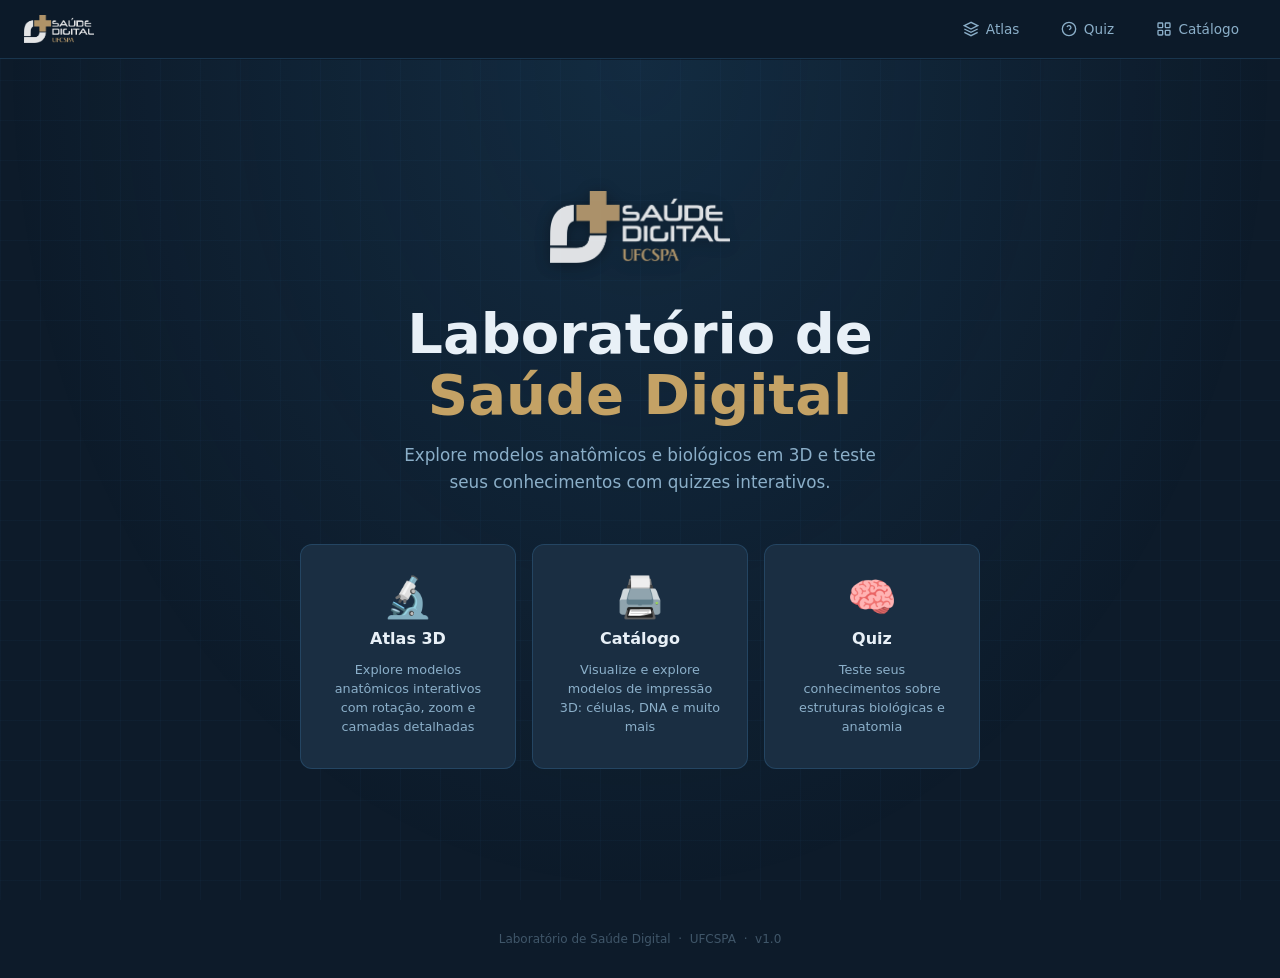
<file: index.html>
<!DOCTYPE html>
<html lang="pt-BR">
<head>
  <meta charset="UTF-8">
  <meta name="viewport" content="width=device-width, initial-scale=1.0">
  <title>LabSD · Laboratório de Saúde Digital · UFCSPA</title>
  <link rel="stylesheet" href="styles/style.css">
  <style>
    .fundo-grade {
      position: fixed;
      inset: 0;
      background-image:
        linear-gradient(rgba(74,158,222,0.04) 1px, transparent 1px),
        linear-gradient(90deg, rgba(74,158,222,0.04) 1px, transparent 1px);
      background-size: 40px 40px;
      pointer-events: none;
      z-index: 0;
    }
    .hero { position: relative; z-index: 1; }
    .tag-beta {
      display: inline-block;
      padding: 0.2rem 0.6rem;
      background: rgba(196,162,101,0.15);
      border: 1px solid rgba(196,162,101,0.3);
      border-radius: 20px;
      font-size: 0.7rem;
      font-weight: 700;
      color: #c4a265;
      text-transform: uppercase;
      letter-spacing: 0.1em;
      margin-bottom: 1.5rem;
    }
    .rodape {
      text-align: center;
      padding: 2rem;
      font-size: 0.75rem;
      color: rgba(139,175,201,0.4);
    }
    .logo-instituicao {
      display: flex;
      justify-content: center;
      margin-bottom: 2.5rem;
    }
    .logo-instituicao img {
      height: 72px;
      width: auto;
      opacity: 0.88;
      filter: drop-shadow(0 2px 8px rgba(0,0,0,0.4));
    }
    .hero-titulo .acento {
      color: #c4a265;
    }
  </style>
</head>
<body>

<div class="fundo-grade"></div>

<nav class="nav-bar">
  <a href="index.html" class="nav-logo">
    <img src="logo_saude_digital.png" alt="LabSD" style="height:28px;width:auto;opacity:.9">
  </a>
  <div class="nav-links">
    <a href="estudo.html" class="nav-btn">
      <svg viewBox="0 0 24 24" fill="none" stroke="currentColor" stroke-width="2"><path d="M12 2L2 7l10 5 10-5-10-5z"/><path d="M2 17l10 5 10-5"/><path d="M2 12l10 5 10-5"/></svg>
      <span>Atlas</span>
    </a>
    <a href="quiz.html" class="nav-btn">
      <svg viewBox="0 0 24 24" fill="none" stroke="currentColor" stroke-width="2"><circle cx="12" cy="12" r="10"/><path d="M9.09 9a3 3 0 0 1 5.83 1c0 2-3 3-3 3"/><line x1="12" y1="17" x2="12.01" y2="17"/></svg>
      <span>Quiz</span>
    </a>
    <a href="catalogo.html" class="nav-btn">
      <svg viewBox="0 0 24 24" fill="none" stroke="currentColor" stroke-width="2"><rect x="3" y="3" width="7" height="7" rx="1"/><rect x="14" y="3" width="7" height="7" rx="1"/><rect x="3" y="14" width="7" height="7" rx="1"/><rect x="14" y="14" width="7" height="7" rx="1"/></svg>
      <span>Catálogo</span>
    </a>
  </div>
</nav>

<main class="pagina">
  <section class="hero">
    <div class="logo-instituicao">
      <img src="logo_saude_digital.png" alt="Laboratório de Saúde Digital UFCSPA">
    </div>
    <h1 class="hero-titulo">
      Laboratório de<br><span class="acento">Saúde Digital</span>
    </h1>
    <p class="hero-subtitulo">
      Explore modelos anatômicos e biológicos em 3D
      e teste seus conhecimentos com quizzes interativos.
    </p>

    <div class="hero-modos">
      <a href="estudo.html" class="modo-card">
        <span class="modo-icone">🔬</span>
        <span class="modo-titulo">Atlas 3D</span>
        <span class="modo-descricao">Explore modelos anatômicos interativos com rotação, zoom e camadas detalhadas</span>
      </a>
      <a href="catalogo.html" class="modo-card">
        <span class="modo-icone">🖨️</span>
        <span class="modo-titulo">Catálogo</span>
        <span class="modo-descricao">Visualize e explore modelos de impressão 3D: células, DNA e muito mais</span>
      </a>
      <a href="quiz.html" class="modo-card">
        <span class="modo-icone">🧠</span>
        <span class="modo-titulo">Quiz</span>
        <span class="modo-descricao">Teste seus conhecimentos sobre estruturas biológicas e anatomia</span>
      </a>
    </div>
  </section>

  <footer class="rodape">
    Laboratório de Saúde Digital &nbsp;·&nbsp; UFCSPA &nbsp;·&nbsp; v1.0
  </footer>
</main>

</body>
</html>
</file>
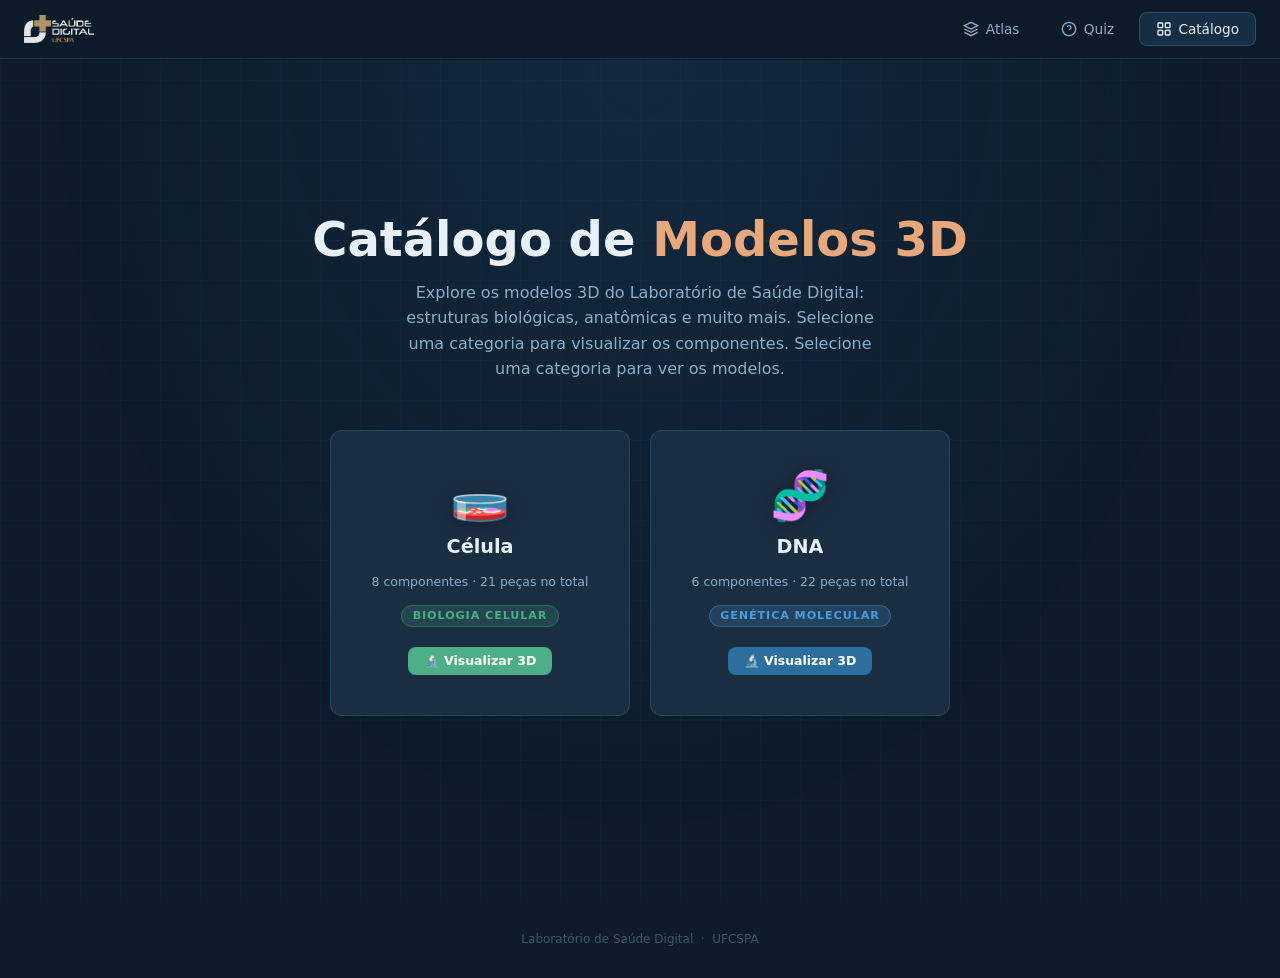
<file: catalogo.html>
<!DOCTYPE html>
<html lang="pt-BR">
<head>
  <meta charset="UTF-8">
  <meta name="viewport" content="width=device-width, initial-scale=1.0">
  <title>Catálogo 3D · Laboratório de Saúde Digital</title>
  <link rel="stylesheet" href="styles/style.css">
  <style>
    .fundo-grade {
      position: fixed;
      inset: 0;
      background-image:
        linear-gradient(rgba(74,158,222,0.04) 1px, transparent 1px),
        linear-gradient(90deg, rgba(74,158,222,0.04) 1px, transparent 1px);
      background-size: 40px 40px;
      pointer-events: none;
      z-index: 0;
    }

    .conteudo { position: relative; z-index: 1; }

    /* ── Seleção principal ── */
    .secao-selecao {
      display: flex;
      flex-direction: column;
      align-items: center;
      justify-content: center;
      min-height: calc(100vh - 60px);
      text-align: center;
      padding: 2rem 1rem 4rem;
      background: radial-gradient(ellipse at 50% 0%, rgba(44,110,158,0.18) 0%, transparent 65%);
    }

    .secao-titulo {
      font-size: clamp(1.8rem, 5vw, 3rem);
      font-weight: 800;
      line-height: 1.15;
      margin-bottom: 0.75rem;
    }

    .secao-titulo .acento { color: var(--cor-acento); }

    .secao-subtitulo {
      font-size: 1rem;
      color: var(--cor-texto-suave);
      max-width: 480px;
      line-height: 1.6;
      margin-bottom: 3rem;
    }

    .categorias-grid {
      display: grid;
      grid-template-columns: repeat(auto-fit, minmax(240px, 1fr));
      gap: 1.25rem;
      width: 100%;
      max-width: 620px;
    }

    .categoria-card {
      display: flex;
      flex-direction: column;
      align-items: center;
      gap: 1rem;
      padding: 2.5rem 2rem;
      background: var(--cor-fundo-card);
      border: 1px solid rgba(74, 158, 222, 0.2);
      border-radius: var(--raio);
      cursor: pointer;
      color: var(--cor-texto);
      transition: all 0.25s;
      position: relative;
      overflow: hidden;
    }

    .categoria-card::before {
      content: '';
      position: absolute;
      inset: 0;
      opacity: 0;
      transition: opacity 0.25s;
      border-radius: var(--raio);
    }

    .categoria-card.celula::before  { background: radial-gradient(ellipse at 50% 0%, rgba(76,175,135,0.12) 0%, transparent 70%); }
    .categoria-card.dna::before     { background: radial-gradient(ellipse at 50% 0%, rgba(74,158,222,0.12) 0%, transparent 70%); }

    .categoria-card:hover {
      transform: translateY(-5px);
      box-shadow: 0 10px 28px rgba(0,0,0,0.35);
    }

    .categoria-card.celula:hover  { border-color: #4caf87; }
    .categoria-card.dna:hover     { border-color: var(--cor-secundaria); }

    .categoria-card:hover::before { opacity: 1; }

    .categoria-icone {
      font-size: 3rem;
      line-height: 1;
      filter: drop-shadow(0 2px 8px rgba(0,0,0,0.4));
    }

    .categoria-nome {
      font-size: 1.2rem;
      font-weight: 700;
    }

    .categoria-contagem {
      font-size: 0.78rem;
      color: var(--cor-texto-suave);
    }

    .categoria-badge {
      display: inline-flex;
      align-items: center;
      gap: 0.3rem;
      padding: 0.22rem 0.65rem;
      border-radius: 20px;
      font-size: 0.7rem;
      font-weight: 700;
      text-transform: uppercase;
      letter-spacing: 0.08em;
    }

    .badge-celula { background: rgba(76,175,135,0.18); color: #4caf87; border: 1px solid rgba(76,175,135,0.3); }
    .badge-dna    { background: rgba(74,158,222,0.18); color: var(--cor-secundaria); border: 1px solid rgba(74,158,222,0.3); }

    /* ── Painel lateral de componentes ── */
    .painel-overlay {
      display: none;
      position: fixed;
      inset: 0;
      z-index: 800;
    }

    .painel-overlay.aberto { display: flex; }

    .painel-backdrop {
      position: absolute;
      inset: 0;
      background: rgba(0,0,0,0.55);
      backdrop-filter: blur(4px);
    }

    .painel-lateral {
      position: absolute;
      top: 0;
      right: 0;
      width: min(480px, 100vw);
      height: 100%;
      background: #0f2236;
      border-left: 1px solid rgba(74,158,222,0.2);
      display: flex;
      flex-direction: column;
      transform: translateX(100%);
      transition: transform 0.32s cubic-bezier(0.22, 1, 0.36, 1);
      overflow: hidden;
    }

    .painel-overlay.aberto .painel-lateral { transform: translateX(0); }

    .painel-cabecalho {
      display: flex;
      align-items: center;
      justify-content: space-between;
      padding: 1.25rem 1.5rem;
      border-bottom: 1px solid rgba(74,158,222,0.15);
      flex-shrink: 0;
    }

    .painel-cabecalho-titulo {
      display: flex;
      align-items: center;
      gap: 0.75rem;
    }

    .painel-icone { font-size: 1.6rem; }

    .painel-nome {
      font-size: 1.1rem;
      font-weight: 700;
    }

    .painel-fechar {
      background: none;
      border: none;
      color: var(--cor-texto-suave);
      cursor: pointer;
      font-size: 1.3rem;
      padding: 0.25rem;
      line-height: 1;
      transition: color 0.15s;
    }

    .painel-fechar:hover { color: var(--cor-texto); }

    .painel-instrucao {
      padding: 0.75rem 1.5rem;
      font-size: 0.82rem;
      color: var(--cor-texto-suave);
      border-bottom: 1px solid rgba(74,158,222,0.1);
      flex-shrink: 0;
    }

    .painel-lista {
      flex: 1;
      overflow-y: auto;
      padding: 1rem 1.5rem;
      display: flex;
      flex-direction: column;
      gap: 0.5rem;
    }

    .componente-item {
      display: flex;
      align-items: center;
      gap: 0.9rem;
      padding: 0.85rem 1rem;
      background: rgba(255,255,255,0.03);
      border: 1px solid rgba(74,158,222,0.12);
      border-radius: 10px;
      cursor: pointer;
      color: var(--cor-texto);
      transition: all 0.18s;
    }

    .componente-item:hover {
      background: rgba(74,158,222,0.08);
      border-color: rgba(74,158,222,0.35);
      transform: translateX(-3px);
    }

    .componente-item.celula:hover  { border-color: rgba(76,175,135,0.4); background: rgba(76,175,135,0.07); }
    .componente-item.dna:hover     { border-color: rgba(74,158,222,0.4); }

    .componente-cor {
      width: 12px;
      height: 12px;
      border-radius: 50%;
      flex-shrink: 0;
    }

    .componente-info {
      flex: 1;
      min-width: 0;
    }

    .componente-nome {
      font-size: 0.9rem;
      font-weight: 600;
      white-space: nowrap;
      overflow: hidden;
      text-overflow: ellipsis;
    }

    .componente-detalhe {
      font-size: 0.75rem;
      color: var(--cor-texto-suave);
      margin-top: 0.15rem;
    }

    .componente-qtd {
      font-size: 0.72rem;
      padding: 0.2rem 0.55rem;
      border-radius: 20px;
      font-weight: 600;
      flex-shrink: 0;
    }

    .qtd-celula { background: rgba(76,175,135,0.15); color: #4caf87; }
    .qtd-dna    { background: rgba(74,158,222,0.15); color: var(--cor-secundaria); }

    .seta-item {
      color: var(--cor-texto-suave);
      font-size: 0.9rem;
      flex-shrink: 0;
    }

    /* Modal de visualização de componente */
    .modal-overlay {
      display: none;
      position: fixed;
      inset: 0;
      z-index: 900;
      align-items: center;
      justify-content: center;
      padding: 1rem;
    }

    .modal-overlay.aberto { display: flex; }

    .modal-backdrop {
      position: absolute;
      inset: 0;
      background: rgba(0,0,0,0.7);
      backdrop-filter: blur(6px);
    }

    .modal-card {
      position: relative;
      z-index: 1;
      background: #112233;
      border: 1px solid rgba(74,158,222,0.25);
      border-radius: 16px;
      padding: 2rem;
      max-width: 440px;
      width: 100%;
      box-shadow: 0 20px 60px rgba(0,0,0,0.5);
      animation: entrar 0.28s cubic-bezier(0.34,1.56,0.64,1);
    }

    @keyframes entrar {
      from { opacity: 0; transform: scale(0.92) translateY(10px); }
      to   { opacity: 1; transform: scale(1)    translateY(0); }
    }

    .modal-fechar {
      position: absolute;
      top: 1rem;
      right: 1rem;
      background: none;
      border: none;
      color: var(--cor-texto-suave);
      cursor: pointer;
      font-size: 1.2rem;
      padding: 0.25rem;
      transition: color 0.15s;
    }

    .modal-fechar:hover { color: var(--cor-texto); }

    .modal-icone {
      font-size: 3rem;
      margin-bottom: 1rem;
      display: block;
    }

    .modal-titulo {
      font-size: 1.3rem;
      font-weight: 700;
      margin-bottom: 0.4rem;
      color: var(--cor-acento);
    }

    .modal-categoria {
      font-size: 0.78rem;
      color: var(--cor-texto-suave);
      margin-bottom: 1.25rem;
      text-transform: uppercase;
      letter-spacing: 0.08em;
    }

    .modal-descricao {
      font-size: 0.9rem;
      line-height: 1.65;
      color: var(--cor-texto-suave);
      margin-bottom: 1.5rem;
    }

    .modal-meta {
      display: flex;
      gap: 0.75rem;
      flex-wrap: wrap;
      margin-bottom: 1.75rem;
    }

    .modal-meta-item {
      display: flex;
      align-items: center;
      gap: 0.4rem;
      padding: 0.3rem 0.75rem;
      background: rgba(255,255,255,0.04);
      border: 1px solid rgba(255,255,255,0.08);
      border-radius: 20px;
      font-size: 0.78rem;
      color: var(--cor-texto-suave);
    }

    .modal-acoes {
      display: flex;
      gap: 0.75rem;
    }

    .modal-acoes .btn { flex: 1; justify-content: center; }

    .rodape {
      text-align: center;
      padding: 2rem;
      font-size: 0.75rem;
      color: rgba(139,175,201,0.4);
      position: relative;
      z-index: 1;
    }
  </style>
</head>
<body>

<div class="fundo-grade"></div>

<nav class="nav-bar">
  <a href="index.html" class="nav-logo"><img src="logo_saude_digital.png" alt="LabSD" style="height:28px;width:auto;opacity:.9"></a>
  <div class="nav-links">
    <a href="estudo.html" class="nav-btn">
      <svg viewBox="0 0 24 24" fill="none" stroke="currentColor" stroke-width="2"><path d="M12 2L2 7l10 5 10-5-10-5z"/><path d="M2 17l10 5 10-5"/><path d="M2 12l10 5 10-5"/></svg>
      <span>Atlas</span>
    </a>
    <a href="quiz.html" class="nav-btn">
      <svg viewBox="0 0 24 24" fill="none" stroke="currentColor" stroke-width="2"><circle cx="12" cy="12" r="10"/><path d="M9.09 9a3 3 0 0 1 5.83 1c0 2-3 3-3 3"/><line x1="12" y1="17" x2="12.01" y2="17"/></svg>
      <span>Quiz</span>
    </a>
    <a href="catalogo.html" class="nav-btn ativo">
      <svg viewBox="0 0 24 24" fill="none" stroke="currentColor" stroke-width="2"><rect x="3" y="3" width="7" height="7" rx="1"/><rect x="14" y="3" width="7" height="7" rx="1"/><rect x="3" y="14" width="7" height="7" rx="1"/><rect x="14" y="14" width="7" height="7" rx="1"/></svg>
      <span>Catálogo</span>
    </a>
  </div>
</nav>

<main class="pagina conteudo">
  <section class="secao-selecao">
    <h1 class="secao-titulo">
      Catálogo de <span class="acento">Modelos 3D</span>
    </h1>
    <p class="secao-subtitulo">
      Explore os modelos 3D do Laboratório de Saúde Digital: estruturas biológicas, anatômicas e muito mais. Selecione uma categoria para visualizar os componentes.
      Selecione uma categoria para ver os modelos.
    </p>

    <div class="categorias-grid">
      <div class="categoria-card celula" onclick="abrirPainel('celula')">
        <span class="categoria-icone">🧫</span>
        <span class="categoria-nome">Célula</span>
        <span class="categoria-contagem">8 componentes · 21 peças no total</span>
        <span class="categoria-badge badge-celula">Biologia Celular</span>
        <a href="visor3d.html?modelo=celula" class="btn btn-sucesso" style="font-size:0.78rem;padding:0.4rem 1rem;margin-top:0.25rem" onclick="event.stopPropagation()">🔬 Visualizar 3D</a>
      </div>

      <div class="categoria-card dna" onclick="abrirPainel('dna')">
        <span class="categoria-icone">🧬</span>
        <span class="categoria-nome">DNA</span>
        <span class="categoria-contagem">6 componentes · 22 peças no total</span>
        <span class="categoria-badge badge-dna">Genética Molecular</span>
        <a href="visor3d.html?modelo=dna" class="btn btn-primario" style="font-size:0.78rem;padding:0.4rem 1rem;margin-top:0.25rem" onclick="event.stopPropagation()">🔬 Visualizar 3D</a>
      </div>
    </div>
  </section>

  <footer class="rodape">
    Laboratório de Saúde Digital &nbsp;·&nbsp; UFCSPA
  </footer>
</main>

<!-- ── Painel lateral ── -->
<div id="painel-overlay" class="painel-overlay" role="dialog" aria-modal="true">
  <div class="painel-backdrop" onclick="fecharPainel()"></div>
  <aside class="painel-lateral">
    <header class="painel-cabecalho">
      <div class="painel-cabecalho-titulo">
        <span id="painel-icone" class="painel-icone"></span>
        <span id="painel-nome" class="painel-nome"></span>
      </div>
      <button class="painel-fechar" onclick="fecharPainel()" aria-label="Fechar">✕</button>
    </header>
    <div class="painel-instrucao">Clique em um componente para ver os detalhes e quantidade de peças.</div>
    <div id="painel-lista" class="painel-lista"></div>
  </aside>
</div>

<!-- ── Modal de detalhes ── -->
<div id="modal-overlay" class="modal-overlay" role="dialog" aria-modal="true">
  <div class="modal-backdrop" onclick="fecharModal()"></div>
  <div class="modal-card">
    <button class="modal-fechar" onclick="fecharModal()" aria-label="Fechar">✕</button>
    <span id="modal-icone" class="modal-icone"></span>
    <div id="modal-titulo" class="modal-titulo"></div>
    <div id="modal-categoria" class="modal-categoria"></div>
    <p id="modal-descricao" class="modal-descricao"></p>
    <div id="modal-meta" class="modal-meta"></div>
    <div class="modal-acoes">
      <button class="btn btn-secundario" onclick="fecharModal()">← Voltar</button>
      <a id="modal-btn-3d" class="btn btn-primario" href="#" style="display:none">🔬 Ver 3D</a>
    </div>
  </div>
</div>

<script>
  const DADOS = {
    celula: {
      nome: 'Célula',
      icone: '🧫',
      categoria: 'Biologia Celular',
      componentes: [
        {
          id: 'mitocondria',
          nome: 'Mitocôndria',
          icone: '⚡',
          cor: '#e8a87c',
          pecas: 6,
          arquivos: 1,
          descricao: 'Organela responsável pela produção de energia (ATP) através da respiração celular. Conhecida como a "usina de força" da célula, possui membrana dupla e seu próprio DNA.'
        },
        {
          id: 'reticulo-rugoso',
          nome: 'Retículo Endoplasmático Rugoso',
          icone: '🔩',
          cor: '#b8cce4',
          pecas: 3,
          arquivos: 3,
          descricao: 'Rede de membranas revestida por ribossomos. Responsável pela síntese, dobramento e transporte de proteínas destinadas à secreção ou à membrana celular.'
        },
        {
          id: 'reticulo-liso',
          nome: 'Retículo Endoplasmático Liso',
          icone: '🌀',
          cor: '#a8d8a8',
          pecas: 6,
          arquivos: 5,
          descricao: 'Rede de membranas sem ribossomos, envolvida na síntese de lipídios, metabolismo de carboidratos e desintoxicação de substâncias nocivas.'
        },
        {
          id: 'golgi',
          nome: 'Complexo de Golgi',
          icone: '📦',
          cor: '#f4b8c1',
          pecas: 2,
          arquivos: 6,
          descricao: 'Organela de processamento e distribuição celular. Modifica, classifica e empacota proteínas e lipídios vindos do retículo endoplasmático para envio a seus destinos.'
        },
        {
          id: 'lisossomo',
          nome: 'Lisossomo',
          icone: '🗑️',
          cor: '#d4a5a5',
          pecas: 2,
          arquivos: 3,
          descricao: 'Organela digestiva que contém enzimas hidrolíticas. Responsável pela degradação de materiais intracelulares e extração de nutrientes de substâncias ingeridas pela célula.'
        },
        {
          id: 'nucleo',
          nome: 'Núcleo Celular',
          icone: '🫧',
          cor: '#c4a882',
          pecas: 1,
          arquivos: 1,
          descricao: 'Centro de controle da célula. Contém o DNA (material genético) organizado em cromossomos, e coordena o crescimento, metabolismo e reprodução celular.'
        },
        {
          id: 'citoplasma-inferior',
          nome: 'Citoplasma Inferior',
          icone: '🧊',
          cor: '#8bafc9',
          pecas: 1,
          arquivos: 1,
          descricao: 'Metade inferior da estrutura do citoplasma. Meio aquoso que preenche o interior da célula e serve de suporte para as organelas e reações bioquímicas.'
        },
        {
          id: 'citoplasma-lateral',
          nome: 'Citoplasma Lateral',
          icone: '🧊',
          cor: '#7fa0b8',
          pecas: 1,
          arquivos: 1,
          descricao: 'Seção lateral da estrutura do citoplasma. Parte do meio intracelular que circunda as organelas e facilita o transporte de moléculas pelo interior da célula.'
        }
      ]
    },
    dna: {
      nome: 'DNA',
      icone: '🧬',
      categoria: 'Genética Molecular',
      componentes: [
        {
          id: 'alfa-helice-1',
          nome: 'Alfa-hélice 1',
          icone: '🔄',
          cor: '#4a9ede',
          pecas: 1,
          arquivos: 1,
          descricao: 'Primeira parte da estrutura de dupla-hélice do DNA. Representa a torção característica da molécula de DNA, essencial para a compactação do material genético no núcleo.'
        },
        {
          id: 'alfa-helice-2',
          nome: 'Alfa-hélice 2',
          icone: '🔄',
          cor: '#2c6e9e',
          pecas: 1,
          arquivos: 1,
          descricao: 'Segunda parte da estrutura de dupla-hélice do DNA. Complementa a hélice 1 formando a estrutura completa da molécula de DNA com suas duas fitas antiparalelas.'
        },
        {
          id: 'adenina',
          nome: 'Adenina (A)',
          icone: '🔵',
          cor: '#4caf87',
          pecas: 5,
          arquivos: 5,
          descricao: 'Base nitrogenada púrica do DNA. A Adenina sempre se pareia com a Timina (A-T) através de duas pontes de hidrogênio, sendo fundamental para a estrutura e replicação do DNA.'
        },
        {
          id: 'citosina',
          nome: 'Citosina (C)',
          icone: '🟡',
          cor: '#f0c040',
          pecas: 5,
          arquivos: 5,
          descricao: 'Base nitrogenada pirimídica do DNA. A Citosina se pareia com a Guanina (C-G) através de três pontes de hidrogênio, conferindo maior estabilidade à molécula de DNA.'
        },
        {
          id: 'guanina',
          nome: 'Guanina (G)',
          icone: '🟠',
          cor: '#e8a87c',
          pecas: 5,
          arquivos: 5,
          descricao: 'Base nitrogenada púrica do DNA. A Guanina se pareia com a Citosina (G-C) com três pontes de hidrogênio. Par G-C é o mais estável da dupla-hélice.'
        },
        {
          id: 'timina',
          nome: 'Timina (T)',
          icone: '🔴',
          cor: '#e05252',
          pecas: 5,
          arquivos: 5,
          descricao: 'Base nitrogenada pirimídica exclusiva do DNA (no RNA é substituída pelo Uracil). A Timina se pareia com a Adenina (T-A) através de duas pontes de hidrogênio.'
        }
      ]
    }
  };

  // Mapeamento id-catálogo → id-visor
  const ID_VISOR = {
    celula: {
      'mitocondria':        'mito',
      'reticulo-rugoso':    'ret-rug',
      'reticulo-liso':      'ret-lis',
      'golgi':              'golgi',
      'lisossomo':          'liso',
      'nucleo':             'nucleo',
      'citoplasma-inferior':'citoplasma',
      'citoplasma-lateral': 'citoplasma',
      'membrana':           'membrana',
    },
    dna: {
      'alfa-helice-1': 'helice1',
      'alfa-helice-2': 'helice2',
      'adenina':       'adenina',
      'citosina':      'citosina',
      'guanina':       'guanina',
      'timina':        'timina',
    }
  };

  function visorUrl(categoria, compId) {
    const iso = (ID_VISOR[categoria] ?? {})[compId] ?? compId;
    return `visor3d.html?modelo=${categoria}&iso=${iso}`;
  }

  let categoriaAtual = null;

  function abrirPainel(categoria) {
    categoriaAtual = categoria;
    const dados = DADOS[categoria];
    const overlay = document.getElementById('painel-overlay');
    const lista   = document.getElementById('painel-lista');

    document.getElementById('painel-icone').textContent = dados.icone;
    document.getElementById('painel-nome').textContent  = dados.nome;

    lista.innerHTML = '';
    dados.componentes.forEach(comp => {
      const item = document.createElement('div');
      item.className = `componente-item ${categoria}`;
      item.onclick = () => { window.location.href = visorUrl(categoria, comp.id); };
      item.innerHTML = `
        <span class="componente-cor" style="background:${comp.cor}"></span>
        <div class="componente-info">
          <div class="componente-nome">${comp.icone} ${comp.nome}</div>
          <div class="componente-detalhe">${comp.arquivos} arquivo${comp.arquivos > 1 ? 's' : ''} STL</div>
        </div>
        <span class="componente-qtd qtd-${categoria}">${comp.pecas} pç</span>
        <span class="seta-item">›</span>
      `;
      lista.appendChild(item);
    });

    overlay.classList.add('aberto');
    document.body.style.overflow = 'hidden';
  }

  function fecharPainel() {
    document.getElementById('painel-overlay').classList.remove('aberto');
    document.body.style.overflow = '';
  }

  function abrirModal(categoria, id) {
    const comp = DADOS[categoria].componentes.find(c => c.id === id);
    if (!comp) return;

    document.getElementById('modal-icone').textContent    = comp.icone;
    document.getElementById('modal-titulo').textContent   = comp.nome;
    document.getElementById('modal-categoria').textContent = DADOS[categoria].nome + ' · ' + DADOS[categoria].categoria;
    document.getElementById('modal-descricao').textContent = comp.descricao;

    const meta = document.getElementById('modal-meta');
    meta.innerHTML = `
      <span class="modal-meta-item">🖨️ ${comp.pecas} peça${comp.pecas > 1 ? 's' : ''} para imprimir</span>
      <span class="modal-meta-item">📄 ${comp.arquivos} arquivo${comp.arquivos > 1 ? 's' : ''} STL</span>
      <span class="modal-meta-item" style="color:${comp.cor}">● ${DADOS[categoria].nome}</span>
    `;

    // Botão "Ver 3D"
    const btn3d = document.getElementById('modal-btn-3d');
    if (categoria === 'celula' || categoria === 'dna') {
      btn3d.href = visorUrl(categoria, comp.id);
      btn3d.style.display = '';
    } else {
      btn3d.style.display = 'none';
    }

    document.getElementById('modal-overlay').classList.add('aberto');
  }

  function fecharModal() {
    document.getElementById('modal-overlay').classList.remove('aberto');
  }

  document.addEventListener('keydown', e => {
    if (e.key === 'Escape') {
      if (document.getElementById('modal-overlay').classList.contains('aberto')) {
        fecharModal();
      } else {
        fecharPainel();
      }
    }
  });
</script>
</body>
</html>
</file>
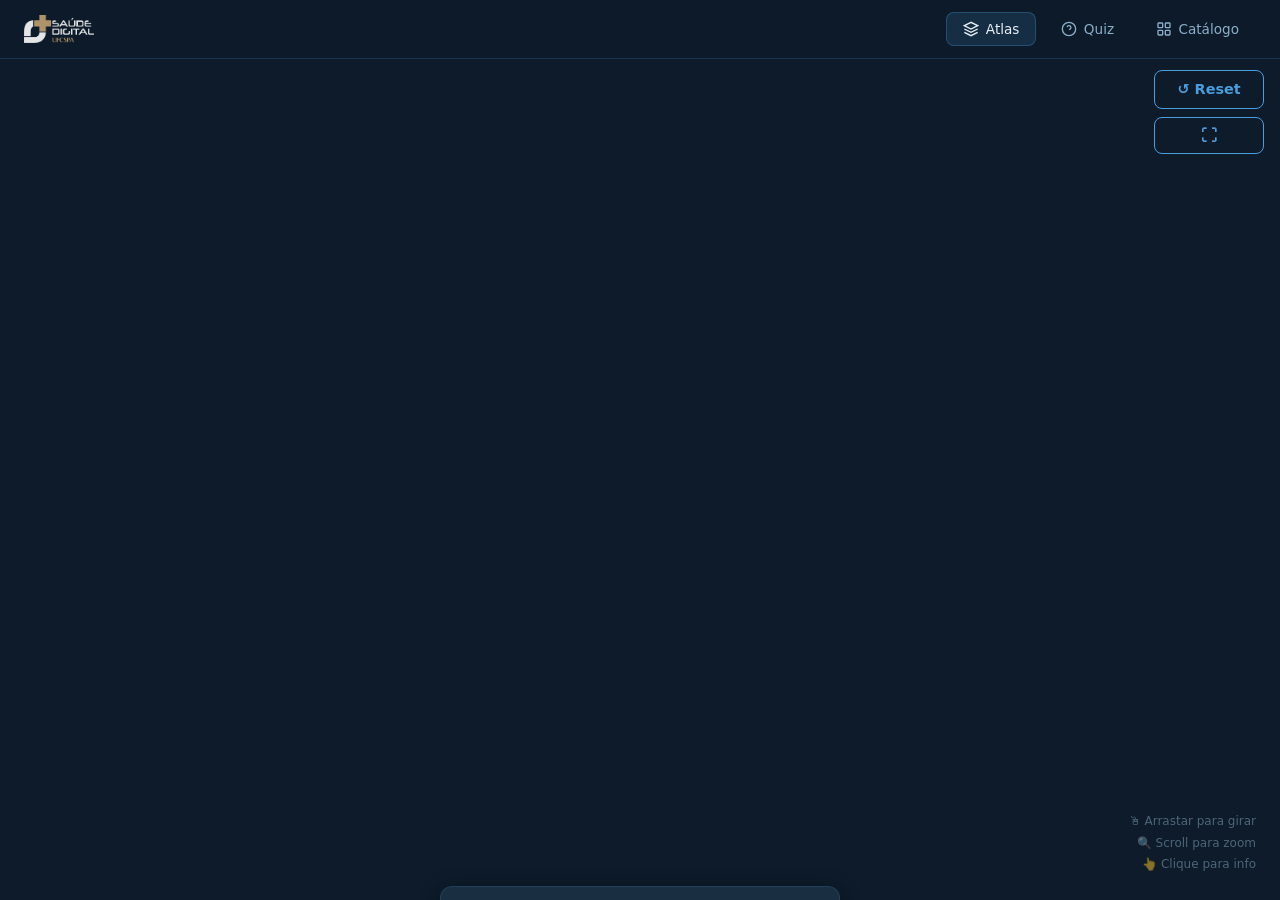
<file: estudo.html>
<!DOCTYPE html>
<html lang="pt-BR">
<head>
  <meta charset="UTF-8">
  <meta name="viewport" content="width=device-width, initial-scale=1.0">
  <title>Atlas 3D · LabSD · Saúde Digital</title>
  <link rel="stylesheet" href="styles/style.css">
  <script src="https://aframe.io/releases/1.5.0/aframe.min.js"></script>

  <style>
    #viewer-aframe {
      position: fixed;
      top: 60px; left: 0; right: 0; bottom: 0;
    }
    #viewer-aframe a-scene {
      width: 100%;
      height: 100%;
    }
    #labels-overlay {
      position: absolute;
      inset: 0;
      pointer-events: none; /* o overlay não bloqueia, só os filhos .hotspot recebem eventos */
      z-index: 50;
    }
    .label-3d {
      position: absolute;
      transform: translate(12px, -50%);
      background: rgba(13,27,42,0.88);
      border: 1px solid rgba(255,255,255,0.18);
      border-radius: 5px;
      padding: 2px 8px;
      font-size: 0.72rem;
      font-weight: 600;
      color: #e8f0f7;
      white-space: nowrap;
      pointer-events: none;
      opacity: 0;
      transition: opacity 0.2s;
    }
    /* Hotspot invisível clicável sobre cada esfera */
    .hotspot {
      position: absolute;
      width: 48px; height: 48px;
      transform: translate(-50%, -50%);
      border-radius: 50%;
      cursor: pointer;
      background: transparent;
      border: none;
      pointer-events: all; /* sobrescreve o none do pai */
      z-index: 60;
      -webkit-tap-highlight-color: transparent;
    }
    /* label irmão seguinte fica visível quando hotspot está em hover ou ativo */
    .hotspot:hover   ~ .label-acompanha,
    .hotspot.ativo   ~ .label-acompanha {
      opacity: 1;
    }
    .hotspot:hover   ~ .label-acompanha { background:rgba(232,168,124,0.95); color:#1a1a1a; border-color:rgba(232,168,124,0.6); }
    .hotspot.ativo   ~ .label-acompanha { background:rgba(44,110,158,0.95);  color:#fff;    border-color:rgba(74,158,222,0.7); }
    #painel-info {
      position: absolute;
      bottom: 1.5rem; left: 50%;
      transform: translateX(-50%) translateY(120%);
      width: calc(100% - 3rem);
      max-width: 400px;
      z-index: 300;
      transition: transform 0.3s cubic-bezier(0.34, 1.56, 0.64, 1);
    }
    #painel-info.visivel {
      transform: translateX(-50%) translateY(0);
    }
    #sidebar-estruturas {
      position: fixed;
      top: 70px; left: 1rem;
      z-index: 200;
      display: flex;
      flex-direction: column;
      gap: 0.4rem;
      max-height: calc(100vh - 80px);
      overflow-y: auto;
    }
    #controles {
      position: fixed;
      top: 70px; right: 1rem;
      z-index: 200;
      display: flex;
      flex-direction: column;
      gap: 0.5rem;
    }
    #btn-fullscreen { font-size: 1rem; padding: 0.5rem 0.7rem; }
    .dica {
      position: fixed;
      bottom: 1.5rem; right: 1.5rem;
      font-size: 0.75rem;
      color: rgba(139,175,201,0.5);
      z-index: 100;
      text-align: right;
      line-height: 1.8;
      pointer-events: none;
    }
    /* Modo tela cheia: esconde nav, viewer sobe para y=0 */
    body.fullscreen .nav-bar      { display: none; }
    body.fullscreen #viewer-aframe { top: 0; }
    body.fullscreen #sidebar-estruturas { top: 1rem; }
    body.fullscreen #controles    { top: 1rem; }
    body.fullscreen .dica         { bottom: 1.5rem; }
    @media (max-width: 600px) {
      #sidebar-estruturas { display: none; }
    }
  </style>
</head>
<body>

<nav class="nav-bar">
  <a href="index.html" class="nav-logo"><img src="logo_saude_digital.png" alt="LabSD" style="height:28px;width:auto;opacity:.9"></a>
  <div class="nav-links">
    <a href="estudo.html" class="nav-btn ativo">
      <svg viewBox="0 0 24 24" fill="none" stroke="currentColor" stroke-width="2"><path d="M12 2L2 7l10 5 10-5-10-5z"/><path d="M2 17l10 5 10-5"/><path d="M2 12l10 5 10-5"/></svg>
      <span>Atlas</span>
    </a>
    <a href="quiz.html" class="nav-btn">
      <svg viewBox="0 0 24 24" fill="none" stroke="currentColor" stroke-width="2"><circle cx="12" cy="12" r="10"/><path d="M9.09 9a3 3 0 0 1 5.83 1c0 2-3 3-3 3"/><line x1="12" y1="17" x2="12.01" y2="17"/></svg>
      <span>Quiz</span>
    </a>
    <a href="catalogo.html" class="nav-btn">
      <svg viewBox="0 0 24 24" fill="none" stroke="currentColor" stroke-width="2"><rect x="3" y="3" width="7" height="7" rx="1"/><rect x="14" y="3" width="7" height="7" rx="1"/><rect x="3" y="14" width="7" height="7" rx="1"/><rect x="14" y="14" width="7" height="7" rx="1"/></svg>
      <span>Catálogo</span>
    </a>
  </div>
</nav>

<div id="sidebar-estruturas"></div>

<div id="controles">
  <button class="btn btn-secundario" id="btn-reset">↺ Reset</button>
  <button class="btn btn-secundario" id="btn-fullscreen" title="Tela cheia">⛶</button>
</div>

<div class="dica">
  🖱 Arrastar para girar<br>
  🔍 Scroll para zoom<br>
  👆 Clique para info
</div>

<div id="viewer-aframe">
  <a-scene
    embedded
    background="color: #0d1b2a"
    renderer="antialias: true; colorManagement: true"
    vr-mode-ui="enabled: false"
  >
    <a-camera
      position="0 0 3"
      look-controls="enabled: false"
      wasd-controls="enabled: false"
    ></a-camera>

    <a-light type="ambient" color="#445566" intensity="0.9"></a-light>
    <a-light type="directional" color="#aaccee" intensity="1.2" position="2 4 3"></a-light>
    <a-light type="point" color="#e8a87c" intensity="0.5" position="-2 1 2"></a-light>

    <!-- Grupo rotacionável -->
    <a-entity id="modelo-grupo">
      <!-- Silhueta anatômica -->
      <a-sphere position="0 1.05 0"    radius="0.52" color="#c8a882" opacity="0.2" side="double"></a-sphere>
      <a-sphere position="0 0.55 0.18" radius="0.26" color="#d4a090" opacity="0.15" side="double"></a-sphere>
      <a-cylinder position="0 -0.1 -0.08" radius="0.20" height="0.65" color="#b8c4cc" opacity="0.12" side="double"></a-cylinder>
      <a-cylinder position="0 -0.72 -0.05" radius="0.065" height="0.45" color="#8bafc9" opacity="0.25"></a-cylinder>
    </a-entity>

    <!-- Partículas de fundo -->
    <a-sphere position="3 2 -5"  radius="0.04" color="#4a9ede" opacity="0.3"></a-sphere>
    <a-sphere position="-4 -1 -6" radius="0.03" color="#e8a87c" opacity="0.25"></a-sphere>
    <a-sphere position="2 -3 -4"  radius="0.05" color="#4a9ede" opacity="0.15"></a-sphere>
  </a-scene>

  <!-- Labels e painel ficam DENTRO do viewer para funcionar em fullscreen -->
  <div id="labels-overlay"></div>

  <div id="painel-info" class="card">
    <button id="btn-fechar-info" class="painel-info-fechar" aria-label="Fechar">✕</button>
    <div class="painel-info-titulo" id="info-nome"></div>
    <p class="painel-info-texto" id="info-descricao"></p>
  </div>
</div>

<script src="scripts/interactions.js"></script>
<script>
  let dadosEstruturas = [];
  let ativoId = null;

  const POS = {
    'lingua':        { x:  0.00, y:  0.55, z:  0.28 },
    'palato-mole':   { x:  0.00, y:  0.80, z: -0.04 },
    'faringe':       { x:  0.00, y:  0.22, z: -0.20 },
    'epiglote':      { x:  0.00, y:  0.05, z:  0.10 },
    'laringe':       { x:  0.00, y: -0.28, z: -0.04 },
    'pregas-vocais': { x:  0.00, y: -0.42, z:  0.02 },
  };

  // ── Painel ──────────────────────────────────────────────────────────────────
  function mostrarInfo(id, hotspots, labels) {
    const est = dadosEstruturas.find(e => e.id === id);
    if (!est) return;
    // Desmarca anterior
    if (ativoId) {
      if (hotspots[ativoId]) hotspots[ativoId].classList.remove('ativo');
      if (labels[ativoId])   { labels[ativoId].style.opacity = '0'; labels[ativoId].style.background = ''; labels[ativoId].style.color = ''; }
    }
    ativoId = id;
    if (hotspots[id]) hotspots[id].classList.add('ativo');
    if (labels[id])   { labels[id].style.opacity = '1'; labels[id].style.background = 'rgba(44,110,158,0.95)'; labels[id].style.color = '#fff'; }
    document.getElementById('info-nome').textContent = est.nome;
    document.getElementById('info-descricao').textContent = est.descricao;
    document.getElementById('painel-info').classList.add('visivel');
    document.querySelectorAll('.estrutura-chip')
      .forEach(el => el.classList.toggle('ativo', el.dataset.id === id));
  }

  function fecharInfo(hotspots, labels) {
    if (ativoId) {
      if (hotspots[ativoId]) hotspots[ativoId].classList.remove('ativo');
      if (labels[ativoId])   { labels[ativoId].style.opacity = '0'; labels[ativoId].style.background = ''; labels[ativoId].style.color = ''; }
    }
    ativoId = null;
    document.getElementById('painel-info').classList.remove('visivel');
    document.querySelectorAll('.estrutura-chip').forEach(el => el.classList.remove('ativo'));
  }

  // ── Sidebar ─────────────────────────────────────────────────────────────────
  function construirSidebar(estruturas, hotspots, labels) {
    const sidebar = document.getElementById('sidebar-estruturas');
    estruturas.forEach(est => {
      const chip = document.createElement('button');
      chip.className = 'estrutura-chip';
      chip.dataset.id = est.id;
      chip.innerHTML = `<span class="estrutura-cor" style="background:${est.cor}"></span><span>${est.nome}</span>`;
      chip.addEventListener('click', () => mostrarInfo(est.id, hotspots, labels));
      sidebar.appendChild(chip);
    });
  }

  // ── Esferas A-Frame (sem a-text) ────────────────────────────────────────────
  function construirModelo(estruturas) {
    const grupo = document.getElementById('modelo-grupo');
    estruturas.forEach(est => {
      const p = POS[est.id];

      const anel = document.createElement('a-torus');
      anel.setAttribute('position', `${p.x} ${p.y} ${p.z}`);
      anel.setAttribute('radius', '0.13');
      anel.setAttribute('radius-tubular', '0.007');
      anel.setAttribute('color', est.cor);
      anel.setAttribute('opacity', '0.4');
      anel.setAttribute('rotation', '90 0 0');
      grupo.appendChild(anel);

      const esfera = document.createElement('a-sphere');
      esfera.setAttribute('position', `${p.x} ${p.y} ${p.z}`);
      esfera.setAttribute('radius', '0.085');
      esfera.setAttribute('color', est.cor);
      esfera.setAttribute('opacity', '1');
      esfera.dataset.id = est.id;
      grupo.appendChild(esfera);
    });
  }

  let arrastou = false;

  // ── Hotspots HTML + labels projetados sobre o canvas ───────────────────────
  function setupOverlay(estruturas, hotspots_out) {
    const overlay = document.getElementById('labels-overlay');
    const scene   = document.querySelector('a-scene');
    const grupo   = document.getElementById('modelo-grupo');
    const THREE   = AFRAME.THREE;
    const vec     = new THREE.Vector3();

    const hotspots = {};
    const labels   = {};

    estruturas.forEach(est => {
      const btn = document.createElement('button');
      btn.className = 'hotspot';
      btn.dataset.id = est.id;
      btn.setAttribute('aria-label', est.nome);
      overlay.appendChild(btn);
      hotspots[est.id] = btn;

      const lbl = document.createElement('div');
      lbl.className = 'label-3d';
      lbl.textContent = est.nome;
      overlay.appendChild(lbl);
      labels[est.id] = lbl;

      // Clique abre painel apenas se não houve arrasto
      btn.addEventListener('click', () => { if (!arrastou) mostrarInfo(est.id, hotspots, labels); });
      btn.addEventListener('touchend', e => { e.preventDefault(); if (!arrastou) mostrarInfo(est.id, hotspots, labels); });

      // Hover mostra label e escala esfera
      btn.addEventListener('mouseenter', () => {
        lbl.style.opacity = '1';
        lbl.style.background = 'rgba(232,168,124,0.95)';
        lbl.style.color = '#1a1a1a';
        setEscala(est.id, 1.45);
      });
      btn.addEventListener('mouseleave', () => {
        if (ativoId !== est.id) lbl.style.opacity = '0';
        lbl.style.background = '';
        lbl.style.color = '';
        setEscala(est.id, 1.0);
      });
    });

    Object.assign(hotspots_out, hotspots);

    function projetar() {
      const camEl  = document.querySelector('a-camera');
      const camera = camEl.getObject3D('camera');
      if (!camera) { requestAnimationFrame(projetar); return; }

      const rect  = scene.canvas.getBoundingClientRect();
      const grupO = grupo.object3D;

      estruturas.forEach(est => {
        const p   = POS[est.id];
        const btn = hotspots[est.id];
        const lbl = labels[est.id];

        vec.set(p.x, p.y, p.z);
        grupO.localToWorld(vec);
        vec.project(camera);

        if (vec.z > 1) {
          btn.style.display = 'none';
          lbl.style.display = 'none';
          return;
        }

        const sx = (vec.x *  0.5 + 0.5) * rect.width;
        const sy = (vec.y * -0.5 + 0.5) * rect.height;

        btn.style.display = 'block';
        btn.style.left = sx + 'px';
        btn.style.top  = sy + 'px';

        lbl.style.display = 'block';
        lbl.style.left = sx + 'px';
        lbl.style.top  = sy + 'px';
      });

      requestAnimationFrame(projetar);
    }
    projetar();

    return labels;
  }

  function setEscala(id, s) {
    document.getElementById('modelo-grupo').querySelectorAll('a-sphere').forEach(el => {
      if (el.dataset.id === id) el.object3D.scale.set(s, s, s);
    });
  }

  // ── Rotação via drag + zoom ─────────────────────────────────────────────────
  function setupRotacao() {
    const scene   = document.querySelector('a-scene');
    const canvas  = scene.canvas;
    const overlay = document.getElementById('labels-overlay');
    const grupo   = document.getElementById('modelo-grupo');
    const cam     = document.querySelector('a-camera');
    let drag = false, lastX = 0, lastY = 0;
    let rotY = 0, rotX = 0, autoRot = true;

    function girar() {
      if (autoRot) rotY += 0.3;
      grupo.setAttribute('rotation', `${rotX} ${rotY} 0`);
      requestAnimationFrame(girar);
    }
    girar();

    function startDrag(x, y) { drag = true; autoRot = false; lastX = x; lastY = y; arrastou = false; }
    function moveDrag(x, y) {
      if (!drag) return;
      const dx = x - lastX, dy = y - lastY;
      if (Math.abs(dx) > 2 || Math.abs(dy) > 2) arrastou = true;
      rotY += dx * 0.4;
      rotX += dy * 0.4;
      rotX = Math.max(-60, Math.min(60, rotX));
      lastX = x; lastY = y;
    }
    function endDrag() { drag = false; }

    // mousedown no canvas OU no overlay inicia o drag
    canvas.addEventListener('mousedown',  e => startDrag(e.clientX, e.clientY));
    overlay.addEventListener('mousedown', e => startDrag(e.clientX, e.clientY));

    // mousemove e mouseup no window para capturar mesmo fora do elemento
    window.addEventListener('mousemove', e => moveDrag(e.clientX, e.clientY));
    window.addEventListener('mouseup',   endDrag);

    // Touch
    canvas.addEventListener('touchstart',  e => startDrag(e.touches[0].clientX, e.touches[0].clientY), { passive: true });
    overlay.addEventListener('touchstart', e => startDrag(e.touches[0].clientX, e.touches[0].clientY), { passive: true });
    window.addEventListener('touchmove', e => {
      if (!drag) return;
      e.preventDefault();
      moveDrag(e.touches[0].clientX, e.touches[0].clientY);
    }, { passive: false });
    window.addEventListener('touchend', endDrag);

    // Zoom via scroll
    canvas.addEventListener('wheel', e => {
      const pos = cam.getAttribute('position');
      pos.z = Math.max(1.2, Math.min(6, pos.z + e.deltaY * 0.005));
      cam.setAttribute('position', pos);
    });

    document.getElementById('btn-reset').addEventListener('click', () => {
      rotY = 0; rotX = 0; autoRot = true;
      cam.setAttribute('position', '0 0 3');
    });
  }

  // ── Tela cheia ──────────────────────────────────────────────────────────────
  function setupFullscreen() {
    const btn   = document.getElementById('btn-fullscreen');
    const scene = document.querySelector('a-scene');

    function entrar() {
      document.body.classList.add('fullscreen');
      btn.textContent = '✕';
      btn.title = 'Sair da tela cheia';
      setTimeout(() => scene.resize(), 50);
    }
    function sair() {
      document.body.classList.remove('fullscreen');
      btn.textContent = '⛶';
      btn.title = 'Tela cheia';
      setTimeout(() => scene.resize(), 50);
    }

    btn.addEventListener('click', () =>
      document.body.classList.contains('fullscreen') ? sair() : entrar()
    );
    document.addEventListener('keydown', e => {
      if (e.key === 'Escape' && document.body.classList.contains('fullscreen')) sair();
    });
  }

  // ── Inicialização ────────────────────────────────────────────────────────────
  document.addEventListener('DOMContentLoaded', async () => {
    const resp = await fetch('data/estruturas.json');
    const json = await resp.json();
    dadosEstruturas = json.estruturas;

    const scene = document.querySelector('a-scene');
    const init = () => {
      construirModelo(dadosEstruturas);
      const hotspots = {};
      const labels = setupOverlay(dadosEstruturas, hotspots);
      construirSidebar(dadosEstruturas, hotspots, labels);
      setupRotacao();
      setupFullscreen();
      document.getElementById('btn-fechar-info')
        .addEventListener('click', () => fecharInfo(hotspots, labels));
    };
    scene.hasLoaded ? init() : scene.addEventListener('loaded', init);
  });
</script>
</body>
</html>
</file>
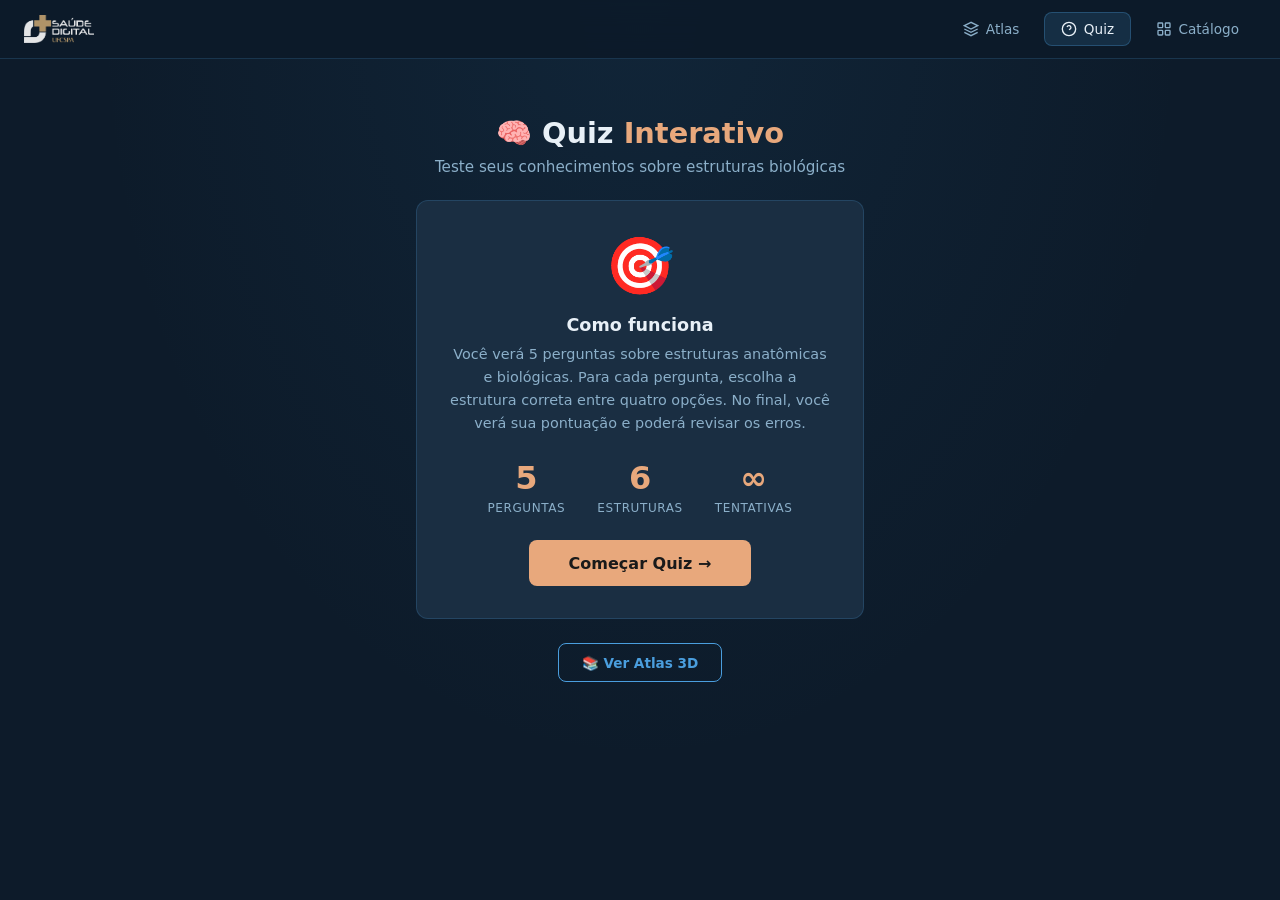
<file: quiz.html>
<!DOCTYPE html>
<html lang="pt-BR">
<head>
  <meta charset="UTF-8">
  <meta name="viewport" content="width=device-width, initial-scale=1.0">
  <title>Quiz · LabSD · Saúde Digital</title>
  <link rel="stylesheet" href="styles/style.css">
  <style>
    .quiz-pagina {
      padding-top: 60px;
      min-height: 100vh;
      background: radial-gradient(ellipse at 50% 0%, rgba(44,110,158,0.12) 0%, transparent 60%);
    }

    .quiz-header {
      text-align: center;
      padding: 2.5rem 1rem 1.5rem;
    }

    .quiz-header h1 {
      font-size: 1.8rem;
      font-weight: 800;
      margin-bottom: 0.5rem;
    }

    .quiz-header p {
      color: var(--cor-texto-suave);
      font-size: 0.95rem;
    }

    /* Tela de início */
    #tela-inicio {
      max-width: 480px;
      margin: 0 auto;
      padding: 1rem;
    }

    .quiz-intro-card {
      background: var(--cor-fundo-card);
      border: 1px solid rgba(74,158,222,0.2);
      border-radius: var(--raio);
      padding: 2rem;
      text-align: center;
      margin-bottom: 1.5rem;
    }

    .quiz-intro-icone {
      font-size: 3.5rem;
      margin-bottom: 1rem;
    }

    .quiz-intro-stats {
      display: flex;
      justify-content: center;
      gap: 2rem;
      margin: 1.5rem 0;
    }

    .quiz-stat {
      text-align: center;
    }

    .quiz-stat-numero {
      font-size: 2rem;
      font-weight: 800;
      color: var(--cor-acento);
      display: block;
    }

    .quiz-stat-label {
      font-size: 0.75rem;
      color: var(--cor-texto-suave);
      text-transform: uppercase;
      letter-spacing: 0.05em;
    }

    /* Tela do quiz */
    #tela-quiz {
      display: none;
      max-width: 580px;
      margin: 0 auto;
      padding: 1.5rem 1rem 3rem;
    }

    /* Tela de resultado */
    #tela-resultado {
      display: none;
      max-width: 480px;
      margin: 0 auto;
      padding: 2rem 1rem 4rem;
    }

    .resultado-card {
      background: var(--cor-fundo-card);
      border: 1px solid rgba(74,158,222,0.2);
      border-radius: var(--raio);
      padding: 2.5rem 2rem;
      text-align: center;
    }

    .resultado-estrelas {
      font-size: 2rem;
      letter-spacing: 0.2em;
      margin-bottom: 1.5rem;
    }

    .resultado-acoes {
      display: flex;
      gap: 0.75rem;
      justify-content: center;
      flex-wrap: wrap;
      margin-top: 2rem;
    }

    /* Animação de entrada da pergunta */
    @keyframes slideIn {
      from { opacity: 0; transform: translateX(20px); }
      to   { opacity: 1; transform: translateX(0); }
    }

    .quiz-pergunta-wrapper {
      animation: slideIn 0.25s ease;
    }

    /* Indicador de tempo (decorativo) */
    .quiz-timer-bar {
      height: 3px;
      background: rgba(74,158,222,0.2);
      border-radius: 2px;
      margin-bottom: 1.5rem;
      overflow: hidden;
    }

    .quiz-timer-fill {
      height: 100%;
      background: var(--cor-secundaria);
      border-radius: 2px;
      width: 100%;
      transition: width 0.5s linear;
    }
  </style>
</head>
<body>

<!-- Nav -->
<nav class="nav-bar">
  <a href="index.html" class="nav-logo"><img src="logo_saude_digital.png" alt="LabSD" style="height:28px;width:auto;opacity:.9"></a>
  <div class="nav-links">
    <a href="estudo.html" class="nav-btn">
      <svg viewBox="0 0 24 24" fill="none" stroke="currentColor" stroke-width="2"><path d="M12 2L2 7l10 5 10-5-10-5z"/><path d="M2 17l10 5 10-5"/><path d="M2 12l10 5 10-5"/></svg>
      <span>Atlas</span>
    </a>
    <a href="quiz.html" class="nav-btn ativo">
      <svg viewBox="0 0 24 24" fill="none" stroke="currentColor" stroke-width="2"><circle cx="12" cy="12" r="10"/><path d="M9.09 9a3 3 0 0 1 5.83 1c0 2-3 3-3 3"/><line x1="12" y1="17" x2="12.01" y2="17"/></svg>
      <span>Quiz</span>
    </a>
    <a href="catalogo.html" class="nav-btn">
      <svg viewBox="0 0 24 24" fill="none" stroke="currentColor" stroke-width="2"><rect x="3" y="3" width="7" height="7" rx="1"/><rect x="14" y="3" width="7" height="7" rx="1"/><rect x="3" y="14" width="7" height="7" rx="1"/><rect x="14" y="14" width="7" height="7" rx="1"/></svg>
      <span>Catálogo</span>
    </a>
  </div>
</nav>

<main class="quiz-pagina">

  <!-- Tela de início -->
  <div id="tela-inicio">
    <div class="quiz-header">
      <h1>🧠 Quiz <span style="color:var(--cor-acento)">Interativo</span></h1>
      <p>Teste seus conhecimentos sobre estruturas biológicas</p>
    </div>

    <div class="quiz-intro-card">
      <div class="quiz-intro-icone">🎯</div>
      <h2 style="font-size:1.1rem; margin-bottom:0.5rem">Como funciona</h2>
      <p style="color:var(--cor-texto-suave); font-size:0.9rem; line-height:1.6">
        Você verá 5 perguntas sobre estruturas anatômicas e biológicas.
        Para cada pergunta, escolha a estrutura correta entre quatro opções.
        No final, você verá sua pontuação e poderá revisar os erros.
      </p>
      <div class="quiz-intro-stats">
        <div class="quiz-stat">
          <span class="quiz-stat-numero">5</span>
          <span class="quiz-stat-label">Perguntas</span>
        </div>
        <div class="quiz-stat">
          <span class="quiz-stat-numero">6</span>
          <span class="quiz-stat-label">Estruturas</span>
        </div>
        <div class="quiz-stat">
          <span class="quiz-stat-numero">∞</span>
          <span class="quiz-stat-label">Tentativas</span>
        </div>
      </div>
      <button id="btn-comecar" class="btn btn-acento" style="font-size:1rem; padding:0.85rem 2.5rem">
        Começar Quiz →
      </button>
    </div>

    <div style="text-align:center">
      <a href="estudo.html" class="btn btn-secundario" style="font-size:0.85rem">
        📚 Ver Atlas 3D
      </a>
    </div>
  </div>

  <!-- Tela do quiz -->
  <div id="tela-quiz">
    <!-- Barra de progresso -->
    <div id="progresso-barra" class="quiz-progresso"></div>

    <div class="quiz-pergunta-wrapper" id="pergunta-wrapper">
      <div class="quiz-timer-bar">
        <div class="quiz-timer-fill" id="timer-fill"></div>
      </div>

      <div class="quiz-numero" id="quiz-numero">Pergunta 1 de 5</div>
      <div class="quiz-pergunta" id="quiz-pergunta">—</div>

      <div class="quiz-opcoes" id="quiz-opcoes"></div>

      <div class="quiz-feedback" id="quiz-feedback"></div>

      <div style="margin-top: 1.5rem; text-align: right">
        <button id="btn-proxima" class="btn btn-primario" style="display:none">
          Próxima →
        </button>
      </div>
    </div>
  </div>

  <!-- Tela de resultado -->
  <div id="tela-resultado">
    <div class="resultado-card">
      <div class="resultado-estrelas" id="resultado-estrelas">⭐⭐⭐</div>
      <div class="quiz-pontuacao" id="pontuacao-numero">0/5</div>
      <div class="quiz-pontuacao-label">acertos</div>
      <div class="quiz-mensagem" id="resultado-mensagem"></div>

      <div class="resultado-acoes">
        <button id="btn-reiniciar" class="btn btn-acento">
          🔄 Tentar novamente
        </button>
        <a href="estudo.html" class="btn btn-secundario">
          📚 Revisar no Atlas 3D
        </a>
      </div>
    </div>
  </div>

</main>

<script src="scripts/interactions.js"></script>
<script>
  let dadosQuiz = [];
  let dadosEstruturas = [];
  let perguntaAtual = 0;
  let pontuacao = 0;
  let respondida = false;

  function embaralhar(arr) {
    const a = [...arr];
    for (let i = a.length - 1; i > 0; i--) {
      const j = Math.floor(Math.random() * (i + 1));
      [a[i], a[j]] = [a[j], a[i]];
    }
    return a;
  }

  function nomeEstrutura(id) {
    const est = dadosEstruturas.find(e => e.id === id);
    return est ? est.nome : id;
  }

  function descricaoEstrutura(id) {
    const est = dadosEstruturas.find(e => e.id === id);
    return est ? est.descricao : '';
  }

  function estrelas(pct) {
    if (pct === 100) return '⭐⭐⭐⭐⭐';
    if (pct >= 80)  return '⭐⭐⭐⭐';
    if (pct >= 60)  return '⭐⭐⭐';
    if (pct >= 40)  return '⭐⭐';
    return '⭐';
  }

  function renderizarProgresso() {
    const barra = document.getElementById('progresso-barra');
    barra.innerHTML = '';
    dadosQuiz.forEach((_, i) => {
      const item = document.createElement('div');
      item.className = 'quiz-progresso-item';
      if (i < perguntaAtual) item.classList.add('completo');
      else if (i === perguntaAtual) item.classList.add('atual');
      barra.appendChild(item);
    });
  }

  function renderizarPergunta() {
    const q = dadosQuiz[perguntaAtual];
    respondida = false;

    // Animação de entrada
    const wrapper = document.getElementById('pergunta-wrapper');
    wrapper.style.animation = 'none';
    wrapper.offsetHeight; // reflow
    wrapper.style.animation = '';

    document.getElementById('quiz-numero').textContent =
      `Pergunta ${perguntaAtual + 1} de ${dadosQuiz.length}`;
    document.getElementById('quiz-pergunta').textContent = q.pergunta;

    const feedback = document.getElementById('quiz-feedback');
    feedback.className = 'quiz-feedback';
    feedback.textContent = '';
    document.getElementById('btn-proxima').style.display = 'none';

    // Timer decorativo
    const timerFill = document.getElementById('timer-fill');
    timerFill.style.transition = 'none';
    timerFill.style.width = '100%';
    setTimeout(() => {
      timerFill.style.transition = 'width 30s linear';
      timerFill.style.width = '0%';
    }, 50);

    const opcoesEl = document.getElementById('quiz-opcoes');
    opcoesEl.innerHTML = '';
    embaralhar([...q.opcoes]).forEach(opcaoId => {
      const btn = document.createElement('button');
      btn.className = 'quiz-opcao';
      btn.textContent = nomeEstrutura(opcaoId);
      btn.dataset.id = opcaoId;
      btn.addEventListener('click', () => responder(opcaoId, q));
      opcoesEl.appendChild(btn);
    });

    renderizarProgresso();
  }

  function responder(opcaoId, q) {
    if (respondida) return;
    respondida = true;

    // Para o timer
    const timerFill = document.getElementById('timer-fill');
    const computedWidth = getComputedStyle(timerFill).width;
    timerFill.style.transition = 'none';
    timerFill.style.width = computedWidth;

    const correta = opcaoId === q.resposta;
    const feedback = document.getElementById('quiz-feedback');

    document.querySelectorAll('.quiz-opcao').forEach(btn => {
      btn.disabled = true;
      if (btn.dataset.id === q.resposta) btn.classList.add('correta');
      if (btn.dataset.id === opcaoId && !correta) btn.classList.add('errada');
    });

    if (correta) {
      pontuacao++;
      feedback.className = 'quiz-feedback correta';
      feedback.innerHTML = `<strong>✓ Correto!</strong> ${descricaoEstrutura(q.resposta)}`;
    } else {
      feedback.className = 'quiz-feedback errada';
      feedback.innerHTML = `<strong>✗ Incorreto.</strong> A resposta certa era: <strong>${nomeEstrutura(q.resposta)}</strong>. ${descricaoEstrutura(q.resposta)}`;
    }

    document.getElementById('btn-proxima').style.display = 'inline-flex';
  }

  function proximaPergunta() {
    perguntaAtual++;
    if (perguntaAtual >= dadosQuiz.length) {
      mostrarResultado();
    } else {
      renderizarPergunta();
    }
  }

  function mostrarResultado() {
    document.getElementById('tela-quiz').style.display = 'none';
    const resultado = document.getElementById('tela-resultado');
    resultado.style.display = 'block';

    const pct = Math.round((pontuacao / dadosQuiz.length) * 100);
    document.getElementById('pontuacao-numero').textContent = `${pontuacao}/${dadosQuiz.length}`;
    document.getElementById('resultado-estrelas').textContent = estrelas(pct);

    const msgs = {
      100: 'Perfeito! Domínio completo da anatomia e biologia!',
      80:  'Excelente! Você domina muito bem as estruturas biológicas.',
      60:  'Bom resultado! Revise as estruturas e tente novamente.',
      40:  'Continue estudando! Use o Atlas para revisar.',
      0:   'Não desista! Explore o Modo Estudo antes de tentar de novo.'
    };

    const limiar = [100, 80, 60, 40, 0].find(l => pct >= l);
    const msgEl = document.getElementById('resultado-mensagem');
    msgEl.textContent = msgs[limiar];
  }

  function reiniciarQuiz() {
    perguntaAtual = 0;
    pontuacao = 0;
    dadosQuiz = embaralhar(dadosQuiz);
    document.getElementById('tela-resultado').style.display = 'none';
    document.getElementById('tela-quiz').style.display = 'block';
    renderizarPergunta();
  }

  async function iniciar() {
    const resp = await fetch('data/estruturas.json');
    const json = await resp.json();
    dadosEstruturas = json.estruturas;
    dadosQuiz = embaralhar(json.quiz);

    // Atualiza estatísticas da tela de início
    document.querySelector('.quiz-stat-numero').textContent = dadosQuiz.length;

    document.getElementById('btn-comecar').addEventListener('click', () => {
      document.getElementById('tela-inicio').style.display = 'none';
      document.getElementById('tela-quiz').style.display = 'block';
      renderizarPergunta();
    });

    document.getElementById('btn-proxima').addEventListener('click', proximaPergunta);
    document.getElementById('btn-reiniciar').addEventListener('click', reiniciarQuiz);
  }

  document.addEventListener('DOMContentLoaded', iniciar);
</script>

</body>
</html>
</file>
<file: styles/style.css>
/* ===========================
   LabSD — Estilos Globais
   =========================== */

:root {
  --cor-primaria: #2c6e9e;
  --cor-secundaria: #4a9ede;
  --cor-acento: #e8a87c;
  --cor-fundo: #0d1b2a;
  --cor-fundo-card: #1a2e42;
  --cor-texto: #e8f0f7;
  --cor-texto-suave: #8bafc9;
  --cor-sucesso: #4caf87;
  --cor-erro: #e05252;
  --cor-aviso: #f0c040;
  --sombra: 0 4px 20px rgba(0,0,0,0.4);
  --raio: 12px;
  --fonte-titulo: 'Segoe UI', system-ui, sans-serif;
}

* {
  margin: 0;
  padding: 0;
  box-sizing: border-box;
}

body {
  font-family: var(--fonte-titulo);
  background: var(--cor-fundo);
  color: var(--cor-texto);
  min-height: 100vh;
  overflow-x: hidden;
}

/* --- Navegação --- */
.nav-bar {
  position: fixed;
  top: 0;
  left: 0;
  right: 0;
  z-index: 1000;
  display: flex;
  align-items: center;
  justify-content: space-between;
  padding: 0.75rem 1.5rem;
  background: rgba(13, 27, 42, 0.95);
  backdrop-filter: blur(12px);
  border-bottom: 1px solid rgba(74, 158, 222, 0.2);
}

.nav-logo {
  display: flex;
  align-items: center;
  gap: 0.5rem;
  text-decoration: none;
  color: var(--cor-texto);
  font-size: 1.1rem;
  font-weight: 700;
}

.nav-logo span.acento {
  color: var(--cor-acento);
}

.nav-links {
  display: flex;
  gap: 0.5rem;
}

.nav-btn {
  display: flex;
  align-items: center;
  gap: 0.4rem;
  padding: 0.5rem 1rem;
  border-radius: 8px;
  text-decoration: none;
  font-size: 0.85rem;
  font-weight: 500;
  color: var(--cor-texto-suave);
  transition: all 0.2s;
  border: 1px solid transparent;
}

.nav-btn:hover,
.nav-btn.ativo {
  color: var(--cor-texto);
  background: rgba(74, 158, 222, 0.15);
  border-color: rgba(74, 158, 222, 0.3);
}

.nav-btn svg {
  width: 16px;
  height: 16px;
}

/* --- Layout Principal --- */
.pagina {
  padding-top: 60px;
  min-height: 100vh;
}

/* --- Cards --- */
.card {
  background: var(--cor-fundo-card);
  border: 1px solid rgba(74, 158, 222, 0.15);
  border-radius: var(--raio);
  padding: 1.25rem;
  box-shadow: var(--sombra);
}

/* --- Botões --- */
.btn {
  display: inline-flex;
  align-items: center;
  justify-content: center;
  gap: 0.5rem;
  padding: 0.65rem 1.4rem;
  border-radius: 8px;
  border: none;
  font-size: 0.9rem;
  font-weight: 600;
  cursor: pointer;
  transition: all 0.2s;
  text-decoration: none;
  font-family: inherit;
}

.btn-primario {
  background: var(--cor-primaria);
  color: white;
}

.btn-primario:hover {
  background: var(--cor-secundaria);
  transform: translateY(-1px);
  box-shadow: 0 4px 12px rgba(74, 158, 222, 0.4);
}

.btn-secundario {
  background: transparent;
  color: var(--cor-secundaria);
  border: 1px solid var(--cor-secundaria);
}

.btn-secundario:hover {
  background: rgba(74, 158, 222, 0.1);
}

.btn-acento {
  background: var(--cor-acento);
  color: #1a1a1a;
}

.btn-acento:hover {
  background: #e09060;
  transform: translateY(-1px);
}

.btn-sucesso {
  background: var(--cor-sucesso);
  color: white;
}

/* --- Badge / Chip --- */
.badge {
  display: inline-flex;
  align-items: center;
  gap: 0.3rem;
  padding: 0.25rem 0.75rem;
  border-radius: 20px;
  font-size: 0.75rem;
  font-weight: 600;
  text-transform: uppercase;
  letter-spacing: 0.05em;
}

.badge-info {
  background: rgba(74, 158, 222, 0.2);
  color: var(--cor-secundaria);
  border: 1px solid rgba(74, 158, 222, 0.3);
}

/* --- Painel de informações flutuante --- */
.painel-info {
  position: fixed;
  bottom: 1.5rem;
  left: 1.5rem;
  right: 1.5rem;
  max-width: 360px;
  background: rgba(26, 46, 66, 0.97);
  border: 1px solid rgba(232, 168, 124, 0.4);
  border-radius: var(--raio);
  padding: 1.25rem;
  box-shadow: var(--sombra);
  transform: translateY(120%);
  transition: transform 0.3s cubic-bezier(0.34, 1.56, 0.64, 1);
  z-index: 500;
}

.painel-info.visivel {
  transform: translateY(0);
}

.painel-info-titulo {
  font-size: 1rem;
  font-weight: 700;
  color: var(--cor-acento);
  margin-bottom: 0.5rem;
}

.painel-info-texto {
  font-size: 0.85rem;
  line-height: 1.6;
  color: var(--cor-texto-suave);
}

.painel-info-fechar {
  position: absolute;
  top: 0.75rem;
  right: 0.75rem;
  background: none;
  border: none;
  color: var(--cor-texto-suave);
  cursor: pointer;
  font-size: 1.1rem;
  padding: 0.25rem;
  line-height: 1;
}

/* --- Tela cheia para viewers --- */
.viewer-container {
  width: 100%;
  height: calc(100vh - 60px);
  position: relative;
  overflow: hidden;
}

/* --- Overlay de controles --- */
.controles-overlay {
  position: absolute;
  top: 1rem;
  right: 1rem;
  display: flex;
  flex-direction: column;
  gap: 0.5rem;
  z-index: 100;
}

.controles-overlay .btn {
  padding: 0.5rem 0.9rem;
  font-size: 0.8rem;
}

/* --- Lista de estruturas (sidebar) --- */
.sidebar-estruturas {
  position: absolute;
  top: 1rem;
  left: 1rem;
  width: 200px;
  z-index: 100;
  display: flex;
  flex-direction: column;
  gap: 0.4rem;
}

.estrutura-chip {
  display: flex;
  align-items: center;
  gap: 0.5rem;
  padding: 0.5rem 0.75rem;
  background: rgba(13, 27, 42, 0.9);
  border: 1px solid rgba(74, 158, 222, 0.2);
  border-radius: 8px;
  cursor: pointer;
  font-size: 0.8rem;
  color: var(--cor-texto);
  transition: all 0.2s;
}

.estrutura-chip:hover,
.estrutura-chip.ativo {
  border-color: var(--cor-acento);
  background: rgba(232, 168, 124, 0.1);
}

.estrutura-cor {
  width: 10px;
  height: 10px;
  border-radius: 50%;
  flex-shrink: 0;
}

/* --- Quiz --- */
.quiz-container {
  max-width: 640px;
  margin: 0 auto;
  padding: 2rem 1rem;
}

.quiz-progresso {
  display: flex;
  gap: 0.5rem;
  margin-bottom: 2rem;
}

.quiz-progresso-item {
  flex: 1;
  height: 4px;
  border-radius: 2px;
  background: rgba(74, 158, 222, 0.2);
  transition: background 0.3s;
}

.quiz-progresso-item.completo {
  background: var(--cor-sucesso);
}

.quiz-progresso-item.atual {
  background: var(--cor-secundaria);
}

.quiz-numero {
  font-size: 0.8rem;
  color: var(--cor-texto-suave);
  margin-bottom: 0.75rem;
}

.quiz-pergunta {
  font-size: 1.2rem;
  font-weight: 600;
  line-height: 1.5;
  margin-bottom: 1.5rem;
}

.quiz-opcoes {
  display: flex;
  flex-direction: column;
  gap: 0.75rem;
}

.quiz-opcao {
  padding: 1rem 1.25rem;
  background: var(--cor-fundo-card);
  border: 2px solid rgba(74, 158, 222, 0.2);
  border-radius: var(--raio);
  cursor: pointer;
  font-size: 0.95rem;
  font-family: inherit;
  color: var(--cor-texto);
  text-align: left;
  transition: all 0.2s;
}

.quiz-opcao:hover:not(:disabled) {
  border-color: var(--cor-secundaria);
  background: rgba(74, 158, 222, 0.1);
}

.quiz-opcao.correta {
  border-color: var(--cor-sucesso);
  background: rgba(76, 175, 135, 0.15);
  color: var(--cor-sucesso);
}

.quiz-opcao.errada {
  border-color: var(--cor-erro);
  background: rgba(224, 82, 82, 0.15);
  color: var(--cor-erro);
}

.quiz-feedback {
  margin-top: 1rem;
  padding: 1rem;
  border-radius: var(--raio);
  font-size: 0.9rem;
  line-height: 1.5;
  display: none;
}

.quiz-feedback.correta {
  background: rgba(76, 175, 135, 0.15);
  border: 1px solid rgba(76, 175, 135, 0.3);
  color: var(--cor-sucesso);
  display: block;
}

.quiz-feedback.errada {
  background: rgba(224, 82, 82, 0.15);
  border: 1px solid rgba(224, 82, 82, 0.3);
  color: var(--cor-erro);
  display: block;
}

.quiz-resultado {
  text-align: center;
  padding: 3rem 1rem;
}

.quiz-pontuacao {
  font-size: 5rem;
  font-weight: 800;
  color: var(--cor-acento);
  line-height: 1;
  margin-bottom: 0.5rem;
}

.quiz-pontuacao-label {
  font-size: 1rem;
  color: var(--cor-texto-suave);
  margin-bottom: 2rem;
}

.quiz-mensagem {
  font-size: 1.2rem;
  font-weight: 600;
  margin-bottom: 2rem;
}

/* --- Página inicial --- */
.hero {
  display: flex;
  flex-direction: column;
  align-items: center;
  justify-content: center;
  min-height: calc(100vh - 60px);
  text-align: center;
  padding: 2rem 1rem;
  background: radial-gradient(ellipse at 50% 0%, rgba(44,110,158,0.2) 0%, transparent 70%);
}

.hero-titulo {
  font-size: clamp(2rem, 6vw, 3.5rem);
  font-weight: 800;
  line-height: 1.1;
  margin-bottom: 1rem;
}

.hero-titulo .acento {
  color: var(--cor-acento);
}

.hero-subtitulo {
  font-size: 1.05rem;
  color: var(--cor-texto-suave);
  max-width: 480px;
  line-height: 1.6;
  margin-bottom: 3rem;
}

.hero-modos {
  display: grid;
  grid-template-columns: repeat(auto-fit, minmax(200px, 1fr));
  gap: 1rem;
  width: 100%;
  max-width: 680px;
}

.modo-card {
  display: flex;
  flex-direction: column;
  align-items: center;
  gap: 0.75rem;
  padding: 2rem 1.5rem;
  background: var(--cor-fundo-card);
  border: 1px solid rgba(74, 158, 222, 0.2);
  border-radius: var(--raio);
  text-decoration: none;
  color: var(--cor-texto);
  transition: all 0.25s;
}

.modo-card:hover {
  border-color: var(--cor-acento);
  background: rgba(232, 168, 124, 0.08);
  transform: translateY(-4px);
  box-shadow: 0 8px 24px rgba(0,0,0,0.3);
}

.modo-icone {
  font-size: 2.5rem;
  line-height: 1;
}

.modo-titulo {
  font-size: 1rem;
  font-weight: 700;
}

.modo-descricao {
  font-size: 0.8rem;
  color: var(--cor-texto-suave);
  text-align: center;
  line-height: 1.5;
}

/* --- AR Page --- */
.ar-instrucoes {
  max-width: 500px;
  margin: 2rem auto;
  padding: 0 1rem;
  text-align: center;
}

.ar-instrucoes h2 {
  font-size: 1.5rem;
  margin-bottom: 1rem;
  color: var(--cor-acento);
}

.ar-instrucoes p {
  color: var(--cor-texto-suave);
  line-height: 1.6;
  margin-bottom: 1rem;
}

.ar-marcador-preview {
  width: 200px;
  height: 200px;
  margin: 1.5rem auto;
  border: 3px solid var(--cor-acento);
  border-radius: var(--raio);
  background: white;
  display: flex;
  align-items: center;
  justify-content: center;
  font-size: 0.8rem;
  color: #333;
  text-align: center;
  padding: 1rem;
}

/* --- Scrollbar --- */
::-webkit-scrollbar {
  width: 6px;
}
::-webkit-scrollbar-track {
  background: var(--cor-fundo);
}
::-webkit-scrollbar-thumb {
  background: rgba(74, 158, 222, 0.3);
  border-radius: 3px;
}

/* --- Responsivo --- */
@media (max-width: 600px) {
  .nav-links {
    gap: 0.25rem;
  }
  .nav-btn span {
    display: none;
  }
  .sidebar-estruturas {
    display: none;
  }
}
</file>
